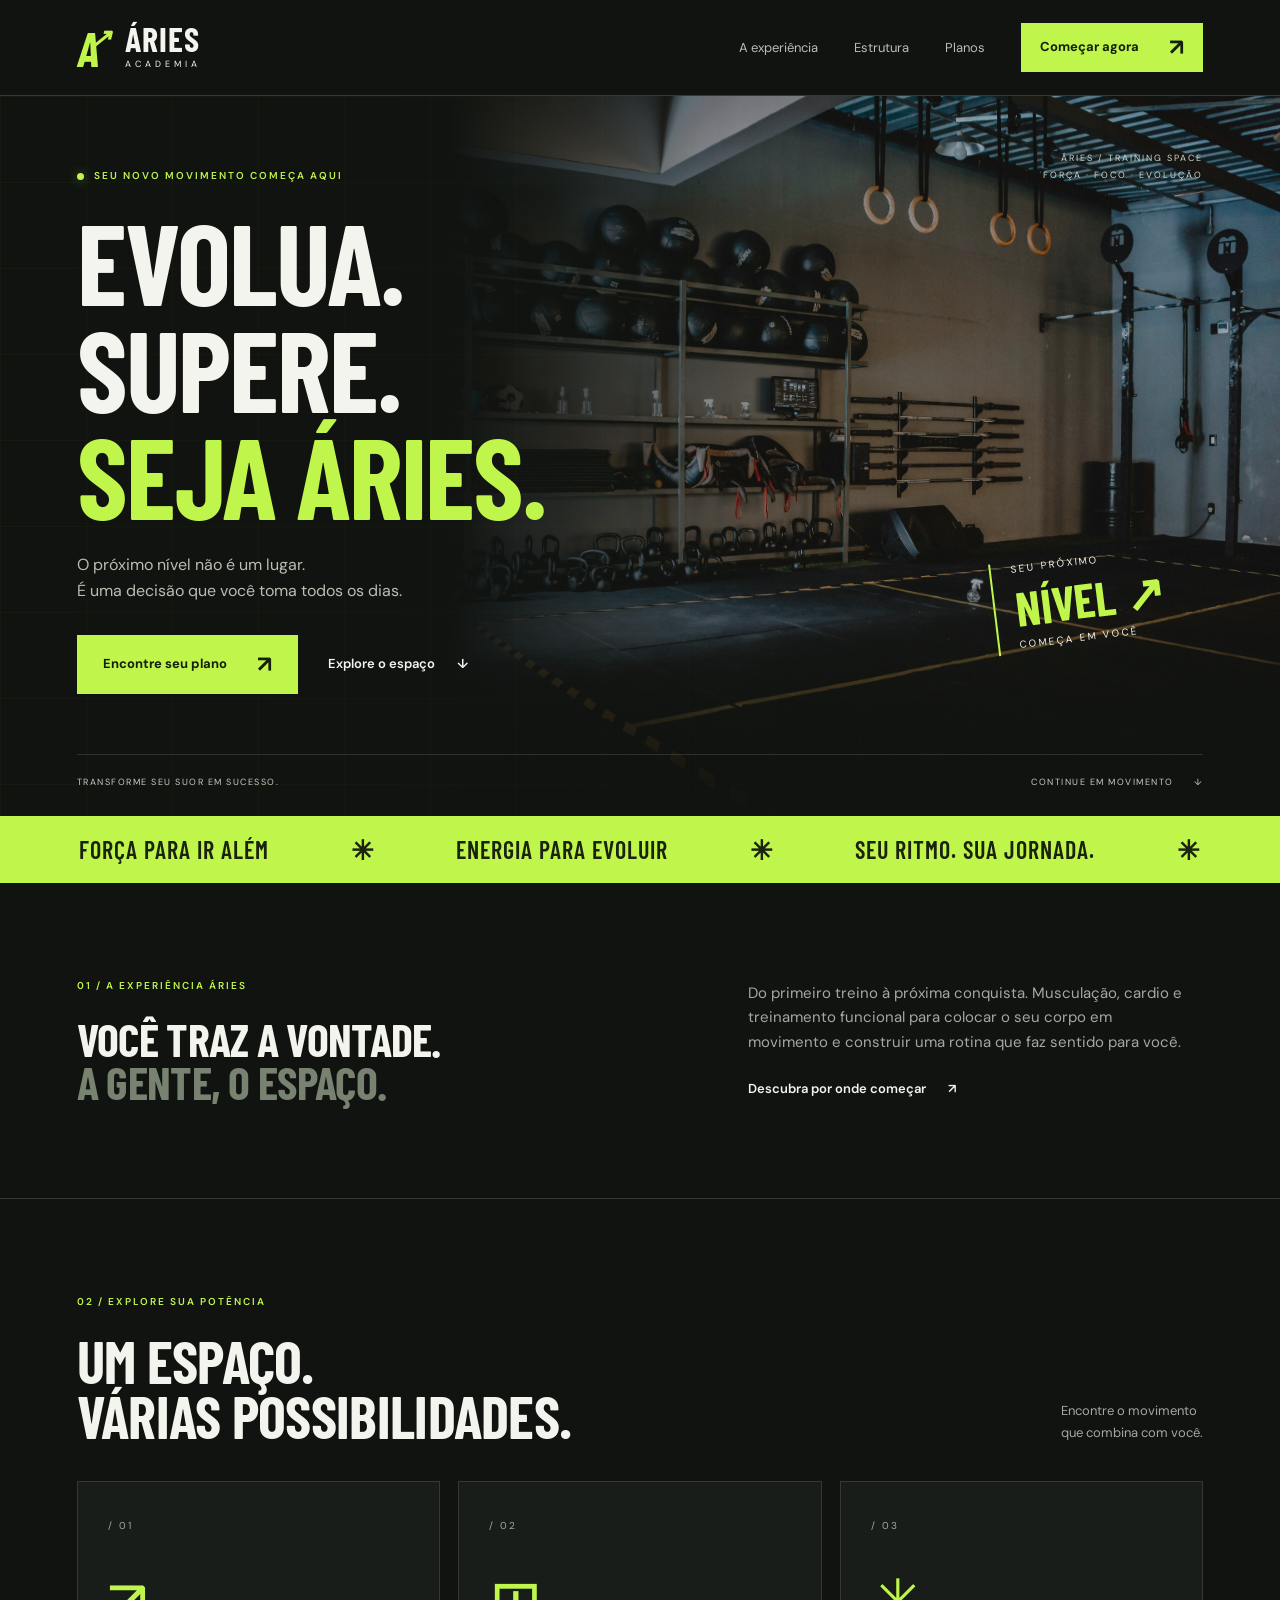
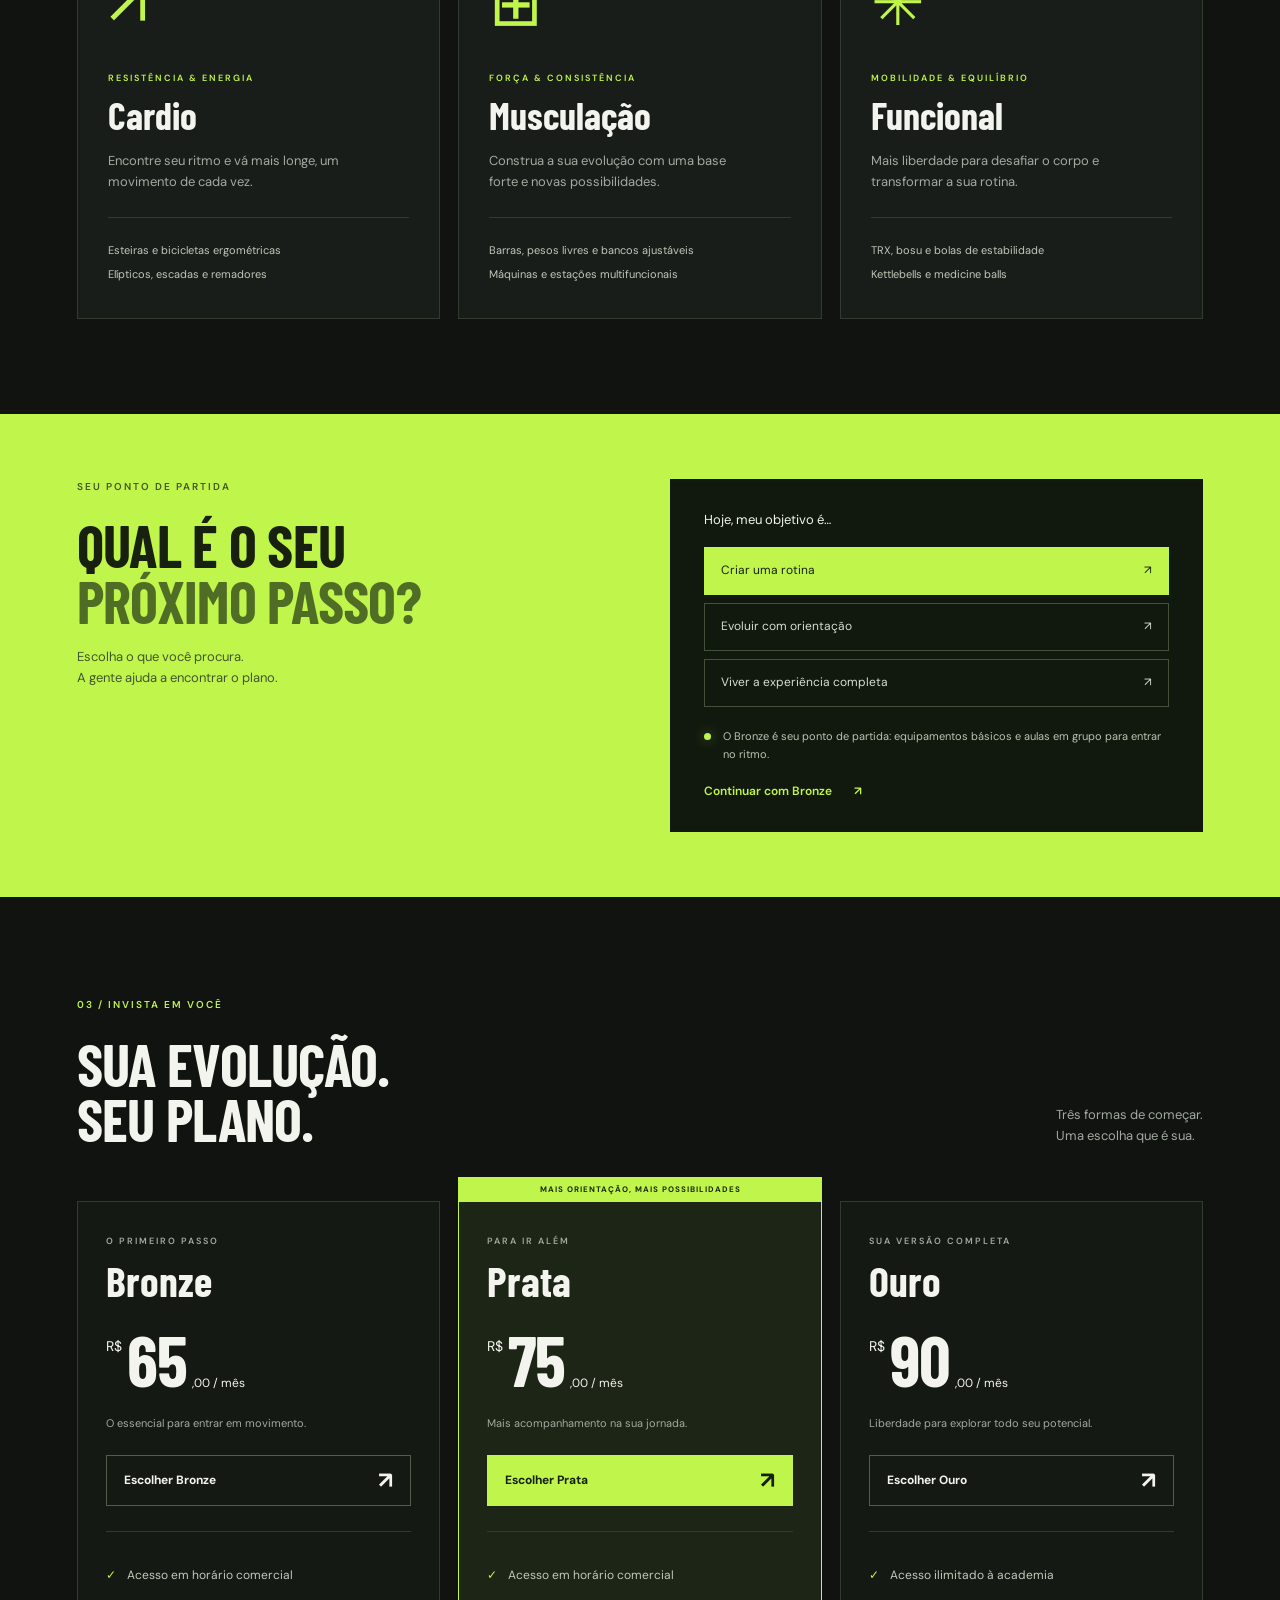
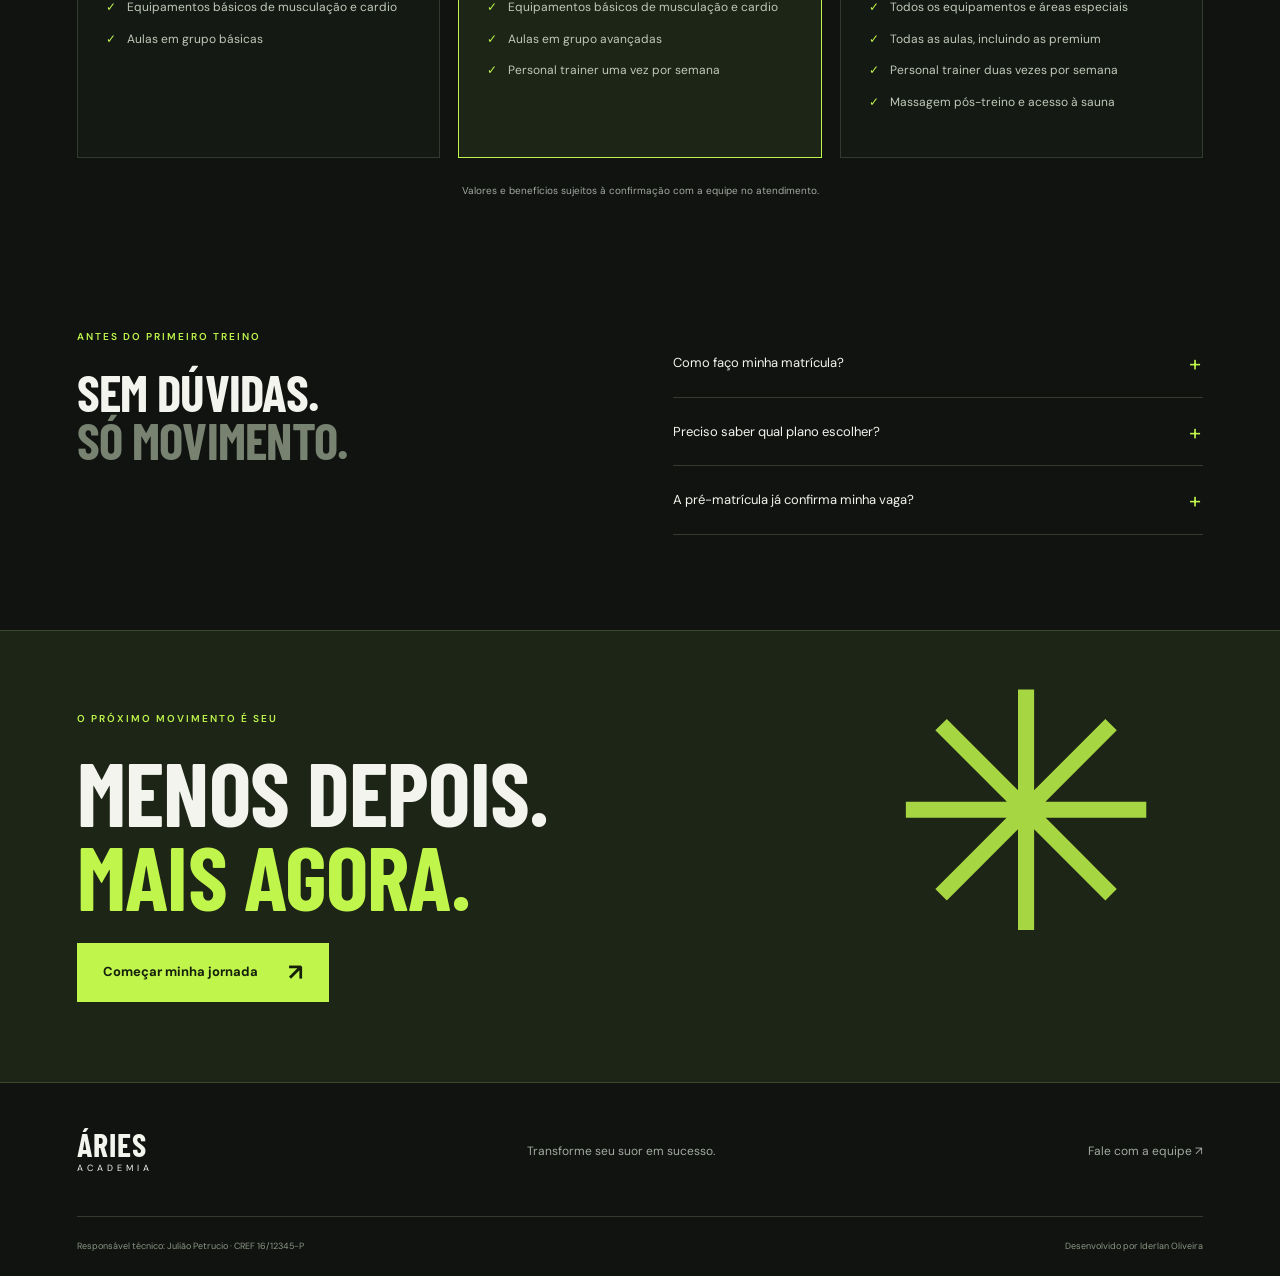
<file: index.html>
<!DOCTYPE html>
<html lang="pt-BR">
<head>
  <meta charset="UTF-8">
  <meta name="viewport" content="width=device-width, initial-scale=1">
  <meta name="theme-color" content="#101310">
  <meta name="description" content="Academia Áries. Encontre seu ritmo, conheça nossos equipamentos e escolha o plano para o seu próximo nível.">
  <title>Áries — Seu próximo nível começa aqui</title>
  <link rel="icon" href="assets/images/images-_1_.ico">
  <link rel="stylesheet" href="assets/css/home.css">
  <script src="assets/js/home.js" defer></script>
</head>
<body>
  <a class="skip-link" href="#conteudo">Pular para o conteúdo</a>
  <header class="site-header">
    <a class="brand" href="index.html" aria-label="Academia Áries, início"><span class="brand-mark" aria-hidden="true">A<span>↗</span></span><span>ÁRIES<span class="brand-sub">ACADEMIA</span></span></a>
    <button class="menu-toggle" type="button" aria-expanded="false" aria-controls="menu">Menu <span aria-hidden="true">☰</span></button>
    <nav id="menu" aria-label="Navegação principal"><a href="#experiencia">A experiência</a><a href="#estrutura">Estrutura</a><a href="#planos">Planos</a><a class="button button-small" href="pages/matricula.html">Começar agora <span aria-hidden="true">↗</span></a></nav>
  </header>
  <main id="conteudo">
    <section class="hero" aria-labelledby="hero-title">
      <div class="hero-photo" role="img" aria-label="Espaço de treinamento com pesos, kettlebells e equipamentos funcionais"></div>
      <div class="hero-grid" aria-hidden="true"></div>
      <div class="hero-content">
        <p class="eyebrow"><span class="status-dot"></span> SEU NOVO MOVIMENTO COMEÇA AQUI</p>
        <h1 id="hero-title">EVOLUA.<br>SUPERE.<br><span>SEJA ÁRIES.</span></h1>
        <p class="hero-description">O próximo nível não é um lugar.<br>É uma decisão que você toma todos os dias.</p>
        <div class="hero-actions"><a class="button" href="#planos">Encontre seu plano <span aria-hidden="true">↗</span></a><a class="text-link" href="#estrutura">Explore o espaço <span aria-hidden="true">↓</span></a></div>
      </div>
      <div class="hero-coordinate" aria-hidden="true">ÁRIES / TRAINING SPACE<br>FORÇA · FOCO · EVOLUÇÃO</div>
      <div class="hero-bottom"><span>TRANSFORME SEU SUOR EM SUCESSO.</span><a href="#experiencia">CONTINUE EM MOVIMENTO <span aria-hidden="true">↓</span></a></div>
      <div class="hero-stamp" aria-hidden="true"><span>SEU PRÓXIMO</span><strong>NÍVEL ↗</strong><span>COMEÇA EM VOCÊ</span></div>
    </section>
    <div class="ticker" aria-hidden="true"><span>FORÇA PARA IR ALÉM</span><b>✳</b><span>ENERGIA PARA EVOLUIR</span><b>✳</b><span>SEU RITMO. SUA JORNADA.</span><b>✳</b></div>
    <section id="experiencia" class="section experience">
      <div><p class="eyebrow">01 / A EXPERIÊNCIA ÁRIES</p><h2>VOCÊ TRAZ A VONTADE.<br><span class="muted">A GENTE, O ESPAÇO.</span></h2></div>
      <div class="experience-copy"><p>Do primeiro treino à próxima conquista. Musculação, cardio e treinamento funcional para colocar o seu corpo em movimento e construir uma rotina que faz sentido para você.</p><a class="text-link" href="#seu-ritmo">Descubra por onde começar <span aria-hidden="true">↗</span></a></div>
    </section>
    <section id="estrutura" class="section structure">
      <div class="section-heading"><div><p class="eyebrow">02 / EXPLORE SUA POTÊNCIA</p><h2>UM ESPAÇO.<br>VÁRIAS POSSIBILIDADES.</h2></div><p>Encontre o movimento<br>que combina com você.</p></div>
      <div class="equipment-grid">
        <article class="equipment-card"><span class="card-number">/ 01</span><div class="equipment-symbol" aria-hidden="true">↗</div><p class="eyebrow">RESISTÊNCIA & ENERGIA</p><h3>Cardio</h3><p>Encontre seu ritmo e vá mais longe, um movimento de cada vez.</p><ul><li>Esteiras e bicicletas ergométricas</li><li>Elípticos, escadas e remadores</li></ul></article>
        <article class="equipment-card"><span class="card-number">/ 02</span><div class="equipment-symbol" aria-hidden="true">⊞</div><p class="eyebrow">FORÇA & CONSISTÊNCIA</p><h3>Musculação</h3><p>Construa a sua evolução com uma base forte e novas possibilidades.</p><ul><li>Barras, pesos livres e bancos ajustáveis</li><li>Máquinas e estações multifuncionais</li></ul></article>
        <article class="equipment-card"><span class="card-number">/ 03</span><div class="equipment-symbol" aria-hidden="true">✳</div><p class="eyebrow">MOBILIDADE & EQUILÍBRIO</p><h3>Funcional</h3><p>Mais liberdade para desafiar o corpo e transformar a sua rotina.</p><ul><li>TRX, bosu e bolas de estabilidade</li><li>Kettlebells e medicine balls</li></ul></article>
      </div>
    </section>
    <section id="seu-ritmo" class="section finder">
      <div><p class="eyebrow">SEU PONTO DE PARTIDA</p><h2>QUAL É O SEU<br><span>PRÓXIMO PASSO?</span></h2><p>Escolha o que você procura.<br>A gente ajuda a encontrar o plano.</p></div>
      <div class="finder-panel"><p class="field-label" id="goal-label">Hoje, meu objetivo é…</p><div class="goal-options" role="group" aria-labelledby="goal-label"><button type="button" data-goal="bronze" aria-pressed="true">Criar uma rotina <span aria-hidden="true">↗</span></button><button type="button" data-goal="prata" aria-pressed="false">Evoluir com orientação <span aria-hidden="true">↗</span></button><button type="button" data-goal="ouro" aria-pressed="false">Viver a experiência completa <span aria-hidden="true">↗</span></button></div><div class="recommendation" aria-live="polite"><span class="status-dot"></span><p id="recommendation-text">O Bronze é seu ponto de partida: equipamentos básicos e aulas em grupo para entrar no ritmo.</p></div><a id="recommended-plan" class="text-link" href="pages/matricula.html?plano=bronze">Continuar com Bronze <span aria-hidden="true">↗</span></a></div>
    </section>
    <section id="planos" class="section plans">
      <div class="section-heading"><div><p class="eyebrow">03 / INVISTA EM VOCÊ</p><h2>SUA EVOLUÇÃO.<br>SEU PLANO.</h2></div><p>Três formas de começar.<br>Uma escolha que é sua.</p></div>
      <div class="plans-grid">
        <article class="plan-card"><p class="eyebrow">O PRIMEIRO PASSO</p><h3>Bronze</h3><div class="price"><span>R$</span>65<span>,00 / mês</span></div><p class="plan-intro">O essencial para entrar em movimento.</p><a class="button button-outline" href="pages/matricula.html?plano=bronze">Escolher Bronze <span aria-hidden="true">↗</span></a><ul class="check-list"><li>Acesso em horário comercial</li><li>Equipamentos básicos de musculação e cardio</li><li>Aulas em grupo básicas</li></ul></article>
        <article class="plan-card featured"><span class="plan-tag">MAIS ORIENTAÇÃO, MAIS POSSIBILIDADES</span><p class="eyebrow">PARA IR ALÉM</p><h3>Prata</h3><div class="price"><span>R$</span>75<span>,00 / mês</span></div><p class="plan-intro">Mais acompanhamento na sua jornada.</p><a class="button" href="pages/matricula.html?plano=prata">Escolher Prata <span aria-hidden="true">↗</span></a><ul class="check-list"><li>Acesso em horário comercial</li><li>Equipamentos básicos de musculação e cardio</li><li>Aulas em grupo avançadas</li><li>Personal trainer uma vez por semana</li></ul></article>
        <article class="plan-card"><p class="eyebrow">SUA VERSÃO COMPLETA</p><h3>Ouro</h3><div class="price"><span>R$</span>90<span>,00 / mês</span></div><p class="plan-intro">Liberdade para explorar todo seu potencial.</p><a class="button button-outline" href="pages/matricula.html?plano=ouro">Escolher Ouro <span aria-hidden="true">↗</span></a><ul class="check-list"><li>Acesso ilimitado à academia</li><li>Todos os equipamentos e áreas especiais</li><li>Todas as aulas, incluindo as premium</li><li>Personal trainer duas vezes por semana</li><li>Massagem pós-treino e acesso à sauna</li></ul></article>
      </div>
      <p class="plans-note">Valores e benefícios sujeitos à confirmação com a equipe no atendimento.</p>
    </section>
    <section class="section faq"><div><p class="eyebrow">ANTES DO PRIMEIRO TREINO</p><h2>SEM DÚVIDAS.<br><span class="muted">SÓ MOVIMENTO.</span></h2></div><div class="faq-list"><details><summary>Como faço minha matrícula?</summary><p>Escolha um plano e preencha a pré-matrícula. Você poderá revisar seus dados e continuar pelo WhatsApp para confirmar os detalhes com a equipe.</p></details><details><summary>Preciso saber qual plano escolher?</summary><p>Você pode usar o seletor de objetivo ou escolher “Quero ajuda para escolher” na pré-matrícula. A equipe ajuda a encontrar a opção para sua rotina.</p></details><details><summary>A pré-matrícula já confirma minha vaga?</summary><p>Não. A confirmação de matrícula, os horários e as condições de pagamento são combinados diretamente com a equipe no atendimento.</p></details></div></section>
    <section class="closing"><p class="eyebrow">O PRÓXIMO MOVIMENTO É SEU</p><h2>MENOS DEPOIS.<br><span>MAIS AGORA.</span></h2><a class="button" href="pages/matricula.html">Começar minha jornada <span aria-hidden="true">↗</span></a><span class="closing-star" aria-hidden="true">✳</span></section>
  </main>
  <footer class="site-footer"><a class="brand" href="index.html">ÁRIES<span class="brand-sub">ACADEMIA</span></a><p>Transforme seu suor em sucesso.</p><a href="https://wa.me/5582994181633" target="_blank" rel="noopener noreferrer">Fale com a equipe ↗</a><div class="footer-bottom"><span>Responsável técnico: Julião Petrucio · CREF 16/12345-P</span><span>Desenvolvido por Iderlan Oliveira</span></div></footer>
</body>
</html>
</file>
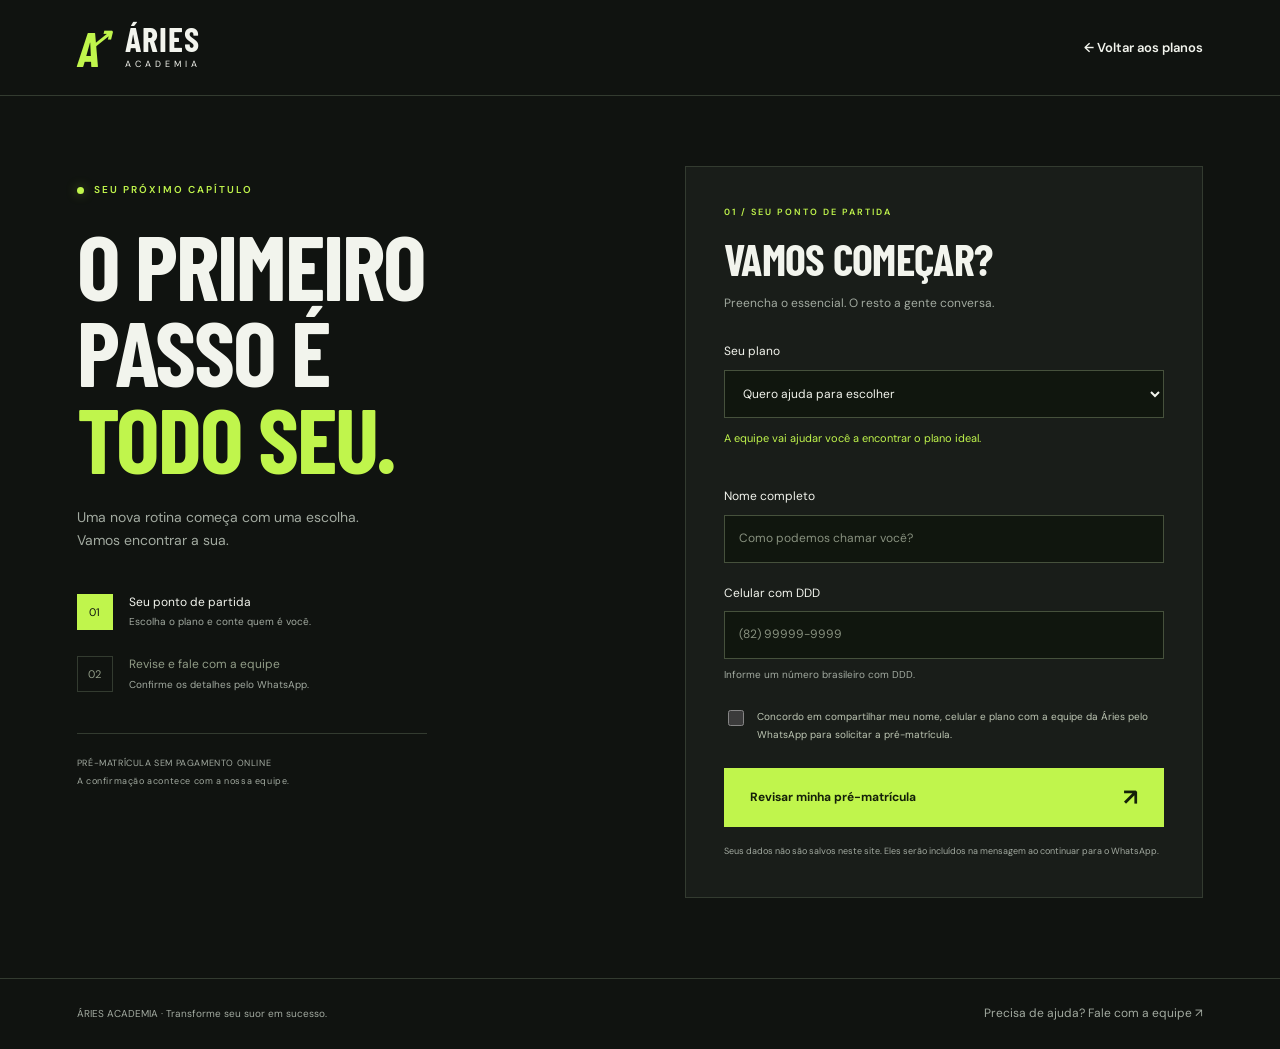
<file: pages/matricula.html>
<!DOCTYPE html>
<html lang="pt-BR">
<head>
  <meta charset="UTF-8">
  <meta name="viewport" content="width=device-width, initial-scale=1">
  <meta name="theme-color" content="#101310">
  <meta name="description" content="Comece sua jornada na Academia Áries. Escolha seu plano e prepare sua pré-matrícula.">
  <title>Comece sua jornada — Áries Academia</title>
  <link rel="icon" href="../assets/images/images-_1_.ico">
  <link rel="stylesheet" href="../assets/css/home.css">
  <link rel="stylesheet" href="../assets/css/matricula.css">
  <script src="../assets/js/matricula.js" defer></script>
</head>
<body>
  <a class="skip-link" href="#conteudo">Pular para o formulário</a>
  <header class="site-header"><a class="brand" href="../index.html" aria-label="Academia Áries, início"><span class="brand-mark" aria-hidden="true">A<span>↗</span></span><span>ÁRIES<span class="brand-sub">ACADEMIA</span></span></a><a class="text-link" href="../index.html#planos">← Voltar aos planos</a></header>
  <main id="conteudo" class="enrollment">
    <aside class="enrollment-intro"><p class="eyebrow"><span class="status-dot"></span> SEU PRÓXIMO CAPÍTULO</p><h1>O PRIMEIRO<br>PASSO É<br><span>TODO SEU.</span></h1><p>Uma nova rotina começa com uma escolha.<br>Vamos encontrar a sua.</p><ol class="steps"><li class="active" id="step-one"><span>01</span><div>Seu ponto de partida<small>Escolha o plano e conte quem é você.</small></div></li><li id="step-two"><span>02</span><div>Revise e fale com a equipe<small>Confirme os detalhes pelo WhatsApp.</small></div></li></ol><div class="intro-note">PRÉ-MATRÍCULA SEM PAGAMENTO ONLINE<br>A confirmação acontece com a nossa equipe.</div></aside>
    <section class="enrollment-panel" aria-labelledby="form-title">
      <div id="form-view"><p class="eyebrow">01 / SEU PONTO DE PARTIDA</p><h2 id="form-title">VAMOS COMEÇAR?</h2><p class="form-description">Preencha o essencial. O resto a gente conversa.</p>
        <form id="enrollment-form">
          <label for="plan">Seu plano</label><select id="plan" name="plano"><option value="">Quero ajuda para escolher</option><option value="bronze">Bronze — R$ 65,00 / mês</option><option value="prata">Prata — R$ 75,00 / mês</option><option value="ouro">Ouro — R$ 90,00 / mês</option></select>
          <div id="plan-detail" class="plan-detail" aria-live="polite">A equipe vai ajudar você a encontrar o plano ideal.</div>
          <label for="name">Nome completo</label><input id="name" name="nome" type="text" autocomplete="name" minlength="3" maxlength="100" placeholder="Como podemos chamar você?" required>
          <label for="phone">Celular com DDD</label><input id="phone" name="celular" type="tel" autocomplete="tel-national" inputmode="tel" maxlength="22" placeholder="(82) 99999-9999" required aria-describedby="phone-hint"><small id="phone-hint" class="input-hint">Informe um número brasileiro com DDD.</small>
          <label class="consent"><input id="consent" type="checkbox" required><span>Concordo em compartilhar meu nome, celular e plano com a equipe da Áries pelo WhatsApp para solicitar a pré-matrícula.</span></label>
          <button class="button" type="submit">Revisar minha pré-matrícula <span aria-hidden="true">↗</span></button><p class="privacy-note">Seus dados não são salvos neste site. Eles serão incluídos na mensagem ao continuar para o WhatsApp.</p>
        </form>
      </div>
      <div id="review-view" hidden><p class="eyebrow">02 / TUDO NO SEU RITMO</p><h2>PRONTO PARA<br>O PRÓXIMO PASSO?</h2><p class="form-description">Confira os dados antes de conversar com a equipe.</p><dl class="review-details"><div><dt>Nome</dt><dd id="review-name"></dd></div><div><dt>Celular</dt><dd id="review-phone"></dd></div><div><dt>Plano</dt><dd id="review-plan"></dd></div></dl><p class="review-note">Ao continuar, o WhatsApp abrirá com sua mensagem pronta. Envie a mensagem para solicitar sua pré-matrícula. A equipe confirma disponibilidade, valores e pagamento.</p><a id="whatsapp-link" class="button" href="https://wa.me/5582994181633" target="_blank" rel="noopener noreferrer">Continuar no WhatsApp <span aria-hidden="true">↗</span></a><button id="edit-details" class="edit-button" type="button">← Editar meus dados</button></div>
      <noscript><p>Para preparar sua pré-matrícula, ative o JavaScript ou <a href="https://wa.me/5582994181633">fale diretamente com a equipe pelo WhatsApp</a>.</p></noscript>
    </section>
  </main>
  <footer class="site-footer enrollment-footer"><p>ÁRIES ACADEMIA · Transforme seu suor em sucesso.</p><a href="https://wa.me/5582994181633" target="_blank" rel="noopener noreferrer">Precisa de ajuda? Fale com a equipe ↗</a></footer>
</body>
</html>
</file>
<file: assets/css/home.css>
@import url('https://fonts.googleapis.com/css2?family=Barlow+Condensed:wght@600;700;800;900&family=DM+Sans:wght@400;500;600;700&display=swap');
:root{--bg:#101310;--panel:#191d19;--lime:#c0f54c;--text:#f2f4ed;--muted:#a2aaa0;--line:#333b30;--display:'Barlow Condensed','Arial Narrow',Impact,sans-serif;--body:'DM Sans',Arial,sans-serif;color-scheme:dark}
*{box-sizing:border-box}html{scroll-behavior:smooth;scroll-padding-top:100px}body{margin:0;background:var(--bg);color:var(--text);font:15px/1.65 var(--body)}a{color:inherit;text-decoration:none}button,input,select{font:inherit}button,a,input,select,summary{-webkit-tap-highlight-color:transparent}button,a,summary{touch-action:manipulation}a:focus-visible,button:focus-visible,summary:focus-visible{outline:2px solid var(--lime);outline-offset:6px}::selection{background:var(--lime);color:var(--bg)}.skip-link{position:fixed;top:-100px;left:20px;padding:12px;background:var(--lime);color:var(--bg);z-index:100}.skip-link:focus{top:12px}.site-header{height:96px;padding:0 6%;display:flex;align-items:center;justify-content:space-between;border-bottom:1px solid var(--line);background:var(--bg);position:relative;z-index:10}.brand{display:flex;align-items:center;gap:12px;font:bold 34px/1 var(--display);letter-spacing:1px}.brand-sub{display:block;font:9px/1.8 var(--body);letter-spacing:4px}.brand-mark{font-size:48px;color:var(--lime);font-style:italic;position:relative;line-height:1}.brand-mark>span{font-size:26px;display:inline-block;margin-left:-10px;vertical-align:top}.site-header nav{display:flex;align-items:center;gap:36px;font-size:13px}.site-header nav>a:not(.button){color:#b8bfb4}.site-header nav>a:hover{color:var(--lime)}.button{display:inline-flex;align-items:center;justify-content:space-between;gap:30px;background:var(--lime);color:#142009;padding:17px 25px;font-size:13px;font-weight:700;border:1px solid var(--lime);transition:background .2s,transform .2s;cursor:pointer;line-height:1.4}.button:hover{background:#d7ff85;transform:translateY(-2px);color:#142009}.button span{font-size:23px;line-height:1}.button-small{padding:12px 18px}.button-outline{color:var(--text);background:transparent;border-color:#535e4a}.button-outline:hover{background:var(--lime)}.menu-toggle{display:none}.hero{position:relative;min-height:720px;overflow:hidden;padding:72px 6% 90px}.hero-photo{position:absolute;inset:0 0 0 35%;background:linear-gradient(90deg,#101310 0%,#10131066 35%,#10131022 100%),linear-gradient(0deg,#101310 0%,transparent 35%),url('../images/img5.jpg') center/cover}.hero-grid{position:absolute;inset:0;background-image:linear-gradient(#c0f50808 1px,transparent 1px),linear-gradient(90deg,#c0f50808 1px,transparent 1px);background-size:86px 86px;mask-image:linear-gradient(90deg,black,transparent)}.hero-content{position:relative;z-index:1;max-width:750px}.eyebrow{font-size:10px;font-weight:600;letter-spacing:2px;display:flex;align-items:center;gap:10px;color:var(--lime);margin:0 0 22px}.status-dot{display:inline-block;width:7px;height:7px;border-radius:50%;background:var(--lime);flex-shrink:0;box-shadow:0 0 12px #c0f54c66}h1,h2,h3,p{margin-top:0}h1,h2,h3{font-family:var(--display);line-height:.94;font-weight:700}h1{font-size:clamp(78px,8.9vw,142px);letter-spacing:-2px;margin-bottom:24px}h1>span{color:var(--lime)}.hero-description{font-size:16px;color:#b7bfb1;line-height:1.65;margin-bottom:30px}.hero-actions{display:flex;align-items:center;gap:30px}.text-link{font-size:13px;font-weight:600;display:inline-flex;align-items:center;gap:22px}.text-link:hover{color:var(--lime)}.hero-coordinate{position:absolute;right:6%;top:54px;font-size:9px;line-height:1.9;letter-spacing:2px;color:#d1d8ca;text-align:right}.hero-bottom{position:absolute;bottom:26px;left:6%;right:6%;display:flex;justify-content:space-between;border-top:1px solid #ffffff20;padding-top:20px;font-size:9px;letter-spacing:1.5px;color:#c6cdbf}.hero-bottom a{display:flex;gap:20px}.hero-stamp{position:absolute;right:9%;bottom:170px;display:flex;flex-direction:column;border-left:2px solid var(--lime);padding-left:20px;transform:rotate(-7deg)}.hero-stamp span{font-size:10px;letter-spacing:2px}.hero-stamp strong{font:700 48px var(--display);color:var(--lime)}.ticker{display:flex;align-items:center;justify-content:space-around;gap:25px;padding:17px 4%;background:var(--lime);color:#19230e;font:600 24px var(--display);letter-spacing:1px;overflow:hidden}.ticker span{white-space:nowrap}.ticker b{font-size:27px}.section{max-width:1440px;margin:auto;padding:95px 6%;scroll-margin-top:20px}h2{font-size:clamp(42px,4.6vw,68px);letter-spacing:-.7px;margin-bottom:25px}.muted{color:#788271}.experience{display:grid;grid-template-columns:1.3fr 1fr;gap:80px;align-items:center;border-bottom:1px solid var(--line)}.experience h2{font-size:clamp(38px,3.6vw,54px);margin:0}.experience-copy>p{color:var(--muted);font-size:15px;max-width:440px}.experience-copy .text-link{margin-top:8px}.section-heading{display:flex;justify-content:space-between;align-items:flex-end;margin-bottom:38px;gap:30px}.section-heading h2{margin-bottom:0}.section-heading>p{color:var(--muted);font-size:13px;margin:0}.equipment-grid{display:grid;grid-template-columns:repeat(3,1fr);gap:18px}.equipment-card{padding:30px;background:var(--panel);border:1px solid var(--line);position:relative;transition:border-color .2s}.equipment-card:hover{border-color:#718b4f}.card-number{font-size:10px;letter-spacing:2px;color:var(--muted)}.equipment-symbol{font-size:64px;line-height:1;color:var(--lime);margin:35px 0}.equipment-card .eyebrow{font-size:9px;margin-bottom:12px}.equipment-card h3{font-size:38px;margin-bottom:16px}.equipment-card>p:not(.eyebrow){color:var(--muted);font-size:13px;max-width:260px}.equipment-card ul{list-style:none;padding:18px 0 0;border-top:1px solid var(--line);margin:25px 0 0;font-size:11px;color:#c0c8b9}.equipment-card li{margin:5px 0}.finder{background:#c0f54c;color:#18210f;display:grid;grid-template-columns:1fr 1fr;gap:60px;max-width:none;padding:65px max(6%,calc((100% - 1267px)/2))}.finder .eyebrow{color:#435824}.finder h2{margin-bottom:18px}.finder h2 span{color:#506d26}.finder>div>p:last-child{color:#42562e;font-size:13px}.finder-panel{background:#11190f;color:var(--text);padding:30px 34px}.field-label{font-size:13px;margin-bottom:17px}.goal-options{display:grid;gap:8px}.goal-options button{border:1px solid #44513a;background:transparent;color:#d5ddce;padding:13px 16px;display:flex;text-align:left;justify-content:space-between;gap:12px;font-size:12px;cursor:pointer}.goal-options button[aria-pressed=true]{background:var(--lime);color:#18210f;border-color:var(--lime)}.recommendation{display:flex;align-items:baseline;gap:12px;margin-top:20px}.recommendation p{font-size:11px;color:#b8c5af;min-height:38px;margin-bottom:13px}.finder .text-link{font-size:12px;color:var(--lime)}.plans{padding-top:100px}.plans-grid{display:grid;grid-template-columns:repeat(3,1fr);gap:18px;margin-top:55px}.plan-card{border:1px solid var(--line);padding:32px 28px;background:#151914;position:relative}.plan-card .eyebrow{font-size:9px;margin-bottom:12px;color:var(--muted)}.plan-card h3{font-size:42px;margin-bottom:27px}.price{font:700 70px/.9 var(--display);letter-spacing:-1px;white-space:nowrap;display:flex;align-items:baseline;gap:5px}.price>span{font:400 12px var(--body);letter-spacing:0}.price>span:first-child{align-self:flex-start;margin-top:9px;font-size:14px}.plan-intro{font-size:11px;color:var(--muted);margin:23px 0}.plan-card .button{display:flex;padding:13px 17px;font-size:12px}.featured{border-color:var(--lime);background:#1d2516}.plan-tag{position:absolute;top:-25px;left:-1px;right:-1px;height:25px;display:grid;place-items:center;background:var(--lime);color:#1b290e;font-size:8px;font-weight:700;letter-spacing:1px}.check-list{list-style:none;padding:22px 0 0;margin:25px 0 0;border-top:1px solid var(--line);font-size:12px;color:#c0c9b9}.check-list li{position:relative;padding-left:21px;margin:12px 0}.check-list li:before{content:'✓';position:absolute;left:0;color:var(--lime)}.plans-note{text-align:center;font-size:10px;color:var(--muted);margin:25px 0 0}.faq{display:grid;grid-template-columns:1fr 1fr;gap:65px;padding-top:35px}.faq h2{font-size:clamp(38px,4vw,55px)}details{border-bottom:1px solid var(--line)}summary{cursor:pointer;list-style:none;padding:23px 28px 23px 0;font-size:13px;position:relative}summary::-webkit-details-marker{display:none}summary:after{content:'+';position:absolute;right:2px;color:var(--lime);font-size:22px;top:17px}details[open] summary:after{content:'−'}details p{color:var(--muted);font-size:12px;padding-right:20px}.closing{position:relative;padding:80px 6%;background:#1d2516;border-block:1px solid #39492b;overflow:hidden}.closing h2{font-size:clamp(64px,7vw,108px);position:relative;z-index:1}.closing h2 span{color:var(--lime)}.closing .eyebrow,.closing .button{position:relative;z-index:1}.closing-star{position:absolute;right:9%;top:5%;font-size:330px;line-height:1;color:var(--lime);opacity:.85}.site-footer{padding:45px 6% 22px;display:flex;flex-wrap:wrap;align-items:center;justify-content:space-between;gap:20px}.site-footer .brand{display:block;font-size:32px}.site-footer>p,.site-footer>a:not(.brand){font-size:12px;color:var(--muted);margin:0}.footer-bottom{border-top:1px solid var(--line);padding-top:22px;margin-top:20px;flex-basis:100%;display:flex;justify-content:space-between;gap:20px;font-size:9px;color:#8b9783}
@media(min-width:1600px){.hero{padding-left:max(6%,calc((100% - 1267px)/2))}.hero-content h1{font-size:142px}}
@media(max-width:900px){.site-header{padding-inline:5%;height:80px}.site-header nav{gap:20px;font-size:12px}.hero{min-height:670px;padding:65px 5% 95px}.hero-photo{left:15%;opacity:.8}.hero-stamp{right:5%;bottom:160px}.section{padding:65px 5%}.experience{gap:35px}.equipment-grid,.plans-grid{gap:12px}.equipment-card{padding:23px}.equipment-card .eyebrow{letter-spacing:1px}.plan-card{padding:26px 20px}.price{font-size:58px}.finder{gap:30px;padding:55px 5%}.finder-panel{padding:25px}.faq{gap:35px}.closing-star{right:2%;font-size:290px;opacity:.35}}
@media(max-width:640px){.brand{font-size:29px}.brand-mark{font-size:40px}.site-header{height:76px}.menu-toggle{display:flex;gap:15px;align-items:center;background:transparent;border:1px solid var(--line);color:var(--text);padding:9px 13px;font-size:12px}.site-header nav{display:none;position:absolute;top:75px;left:0;right:0;background:#151a13;padding:24px 6%;border-bottom:1px solid var(--line);align-items:stretch;flex-direction:column;gap:20px}.site-header nav.is-open{display:flex}.hero{min-height:710px;padding:52px 6% 95px}.hero-photo{left:0;opacity:.65;background-position:65% center}.hero-grid{background-size:60px 60px}.hero .eyebrow{font-size:8px;letter-spacing:1.5px}h1{font-size:clamp(76px,18vw,112px);letter-spacing:-1px}.hero-description{font-size:14px}.hero-actions{gap:22px;flex-wrap:wrap}.hero-actions .button{padding:15px 20px}.hero-coordinate{display:none}.hero-stamp{right:6%;bottom:102px}.hero-stamp strong{font-size:32px}.hero-stamp span{font-size:7px}.hero-bottom{font-size:7px;letter-spacing:1px;gap:18px;align-items:center}.hero-bottom>a{max-width:115px;gap:10px}.ticker{justify-content:flex-start;font-size:19px;padding:13px 6%;gap:25px}.ticker b{font-size:22px}.section{padding:55px 6%}.experience,.finder,.faq{grid-template-columns:1fr;gap:28px}.experience h2{font-size:40px}.section-heading{align-items:flex-start;gap:18px;flex-direction:column;margin-bottom:27px}.section-heading>p{font-size:12px}.equipment-grid,.plans-grid{grid-template-columns:1fr;gap:18px}.equipment-card{padding:28px}.equipment-symbol{position:absolute;right:28px;top:26px;margin:0;font-size:50px}.equipment-card .eyebrow{margin-top:28px}.equipment-card h3{font-size:36px}.equipment-card>p:not(.eyebrow){max-width:none}.equipment-card ul{margin-top:18px}.finder h2{font-size:48px}.finder-panel{padding:25px}.plans-grid{margin-top:35px;gap:38px}.plan-card{padding:30px}.plan-card h3{margin-bottom:23px}.price{font-size:72px}.plan-card .eyebrow{font-size:10px}.plan-intro{font-size:12px}.plan-card .button{font-size:13px}.check-list{font-size:13px}.plan-tag{font-size:8px}.faq{padding-top:15px}.faq h2{margin-bottom:0}.closing{padding:55px 6%}.closing-star{font-size:240px;right:-70px;top:70px;opacity:.18}.site-footer{padding:35px 6% 25px;align-items:flex-start;gap:22px}.site-footer>p{flex-basis:65%;text-align:right}.footer-bottom{flex-direction:column;gap:8px;font-size:9px}.closing h2{font-size:72px}}
@media(prefers-reduced-motion:reduce){html{scroll-behavior:auto}*,*::before,*::after{transition:none!important;animation:none!important}}
</file>
<file: assets/css/matricula.css>
.enrollment{max-width:1330px;margin:auto;display:grid;grid-template-columns:1fr 1fr;gap:90px;padding:70px 6% 80px;align-items:start}.enrollment-intro{padding-top:16px}.enrollment-intro h1{font-size:clamp(72px,7.2vw,104px);margin-bottom:26px}.enrollment-intro>p:not(.eyebrow){font-size:14px;color:var(--muted)}.steps{list-style:none;margin:40px 0;padding:0}.steps li{display:flex;gap:16px;align-items:center;margin:24px 0;color:#909b86}.steps li>span{border:1px solid var(--line);font-size:11px;display:grid;place-items:center;width:36px;height:36px;flex-shrink:0}.steps li.active{color:var(--text)}.steps li.active>span{background:var(--lime);color:var(--bg);border-color:var(--lime)}.steps li>div{font-size:12px}.steps small{display:block;color:var(--muted);font-size:10px;margin-top:2px}.intro-note{border-top:1px solid var(--line);padding-top:20px;font-size:9px;line-height:2;letter-spacing:.6px;color:var(--muted);max-width:350px}.enrollment-panel{background:var(--panel);padding:38px;border:1px solid var(--line)}.enrollment-panel .eyebrow{font-size:9px;margin-bottom:18px}.enrollment-panel h2{font-size:44px;margin-bottom:15px}.form-description{font-size:12px;color:var(--muted);margin-bottom:28px}form>label:not(.consent){display:block;font-size:12px;margin:21px 0 8px}input:not([type=checkbox]),select{width:100%;padding:13px 14px;background:#10160e;border:1px solid #46513c;border-radius:0;color:var(--text);font-size:12px;min-height:48px}input::placeholder{color:#88917f}input:focus,select:focus{outline:2px solid var(--lime);outline-offset:2px}.plan-detail{font-size:11px;color:var(--lime);padding:12px 0 0;line-height:1.6;min-height:48px}.input-hint{font-size:10px;color:var(--muted);display:block;margin-top:8px}.consent{display:flex;align-items:flex-start;gap:10px;font-size:10px;color:#bec7b4;margin:24px 0;line-height:1.8;cursor:pointer}.consent input{accent-color:var(--lime);width:16px;height:16px;flex-shrink:0;margin-top:2px}.consent input:focus-visible{outline:2px solid var(--lime);outline-offset:3px}.enrollment-panel .button{width:100%;font-size:12px}.privacy-note{font-size:9px;color:var(--muted);line-height:1.8;margin:16px 0 0}.review-details{margin:28px 0}.review-details>div{padding:16px 0;border-bottom:1px solid var(--line)}dt{font-size:10px;color:var(--muted)}dd{margin:5px 0 0;font-size:14px;overflow-wrap:anywhere}.review-note{font-size:12px;color:var(--muted);line-height:1.8;margin-bottom:28px}.edit-button{border:0;background:transparent;color:var(--text);cursor:pointer;padding:14px 0 0;margin-top:10px;font-size:12px}.enrollment-footer{border-top:1px solid var(--line);padding-block:25px}.enrollment-footer p,.enrollment-footer a{font-size:10px}noscript{font-size:12px}noscript a{color:var(--lime);text-decoration:underline}[hidden]{display:none!important}
@media(max-width:900px){.enrollment{gap:40px;padding:50px 5%}.enrollment-panel{padding:26px}.enrollment-intro h1{font-size:78px}}
@media(max-width:640px){.enrollment{grid-template-columns:1fr;padding:35px 6% 45px;gap:30px}.enrollment-intro{padding-top:0}.enrollment-intro h1{font-size:70px}.enrollment-intro>p:not(.eyebrow){font-size:13px}.steps{display:flex;gap:15px;margin:25px 0 0}.steps li{flex:1;margin:0;gap:10px;align-items:flex-start}.steps small{display:none}.steps li>div{font-size:10px;padding-top:2px}.steps li>span{width:27px;height:27px;font-size:9px}.intro-note{display:none}.enrollment-panel{padding:25px}.enrollment-panel h2{font-size:38px}.enrollment-footer{gap:13px}.enrollment-footer>p{flex-basis:100%;text-align:left}.site-header .text-link{font-size:10px}}
</file>
